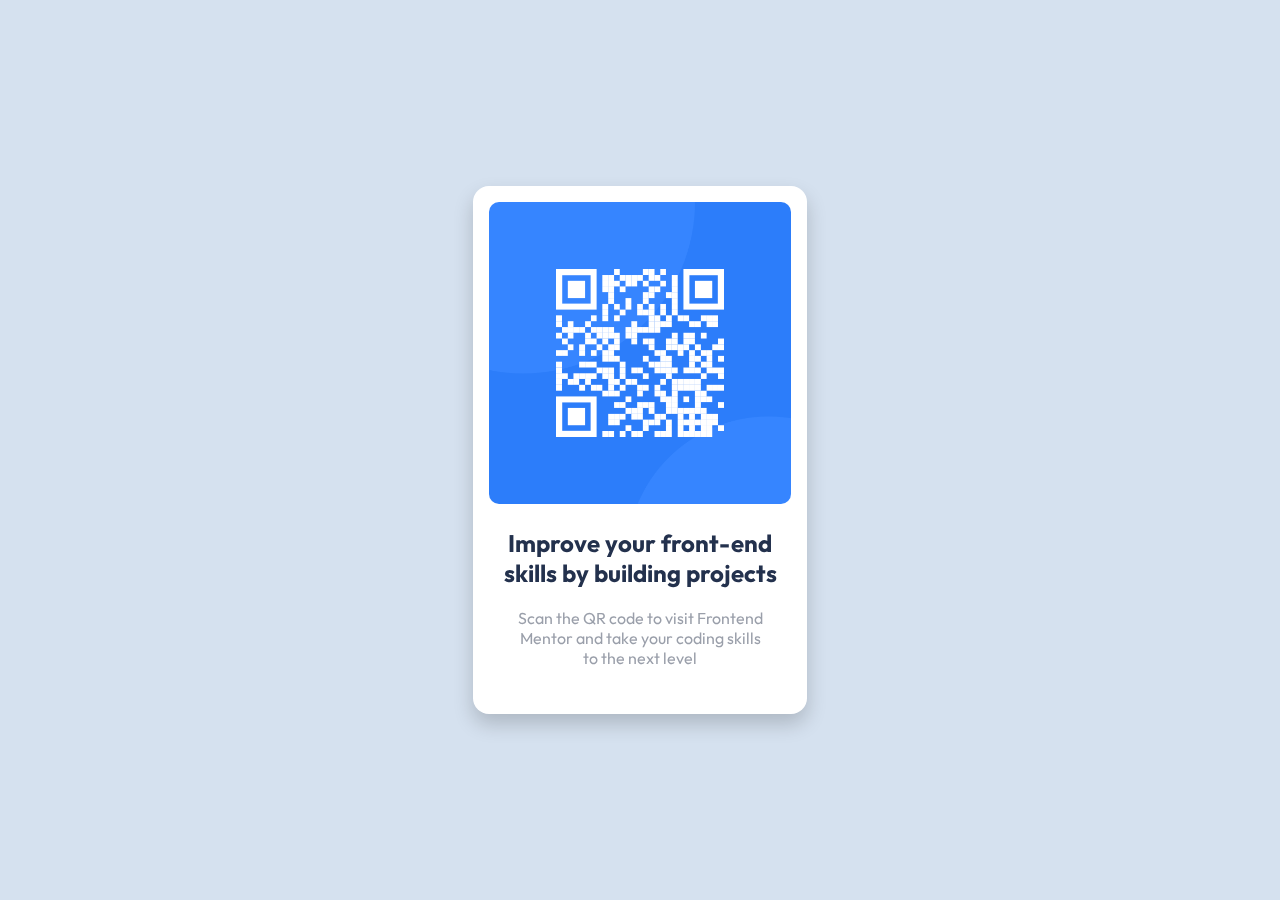
<file: 01_qr-code-card/index.html>
<!DOCTYPE html>
<html lang="en">
<head>
    <meta charset="UTF-8">
    <meta name="viewport" content="width=device-width, initial-scale=1.0">
    <title>QR Code</title>
    <link rel="stylesheet" href="style.css">
    <link rel="shortcut icon" href="./images/favicon.png" type="image/x-icon">
</head>
<body>
    <div class="card">
        <img src="./images/image-qr-code.png" alt="qr-code">
        <h2>Improve your front-end skills by building projects</h2>
        <p>Scan the QR code to visit Frontend Mentor and take your coding skills to the next level</p>
    </div>
</body>
</html>
</file>
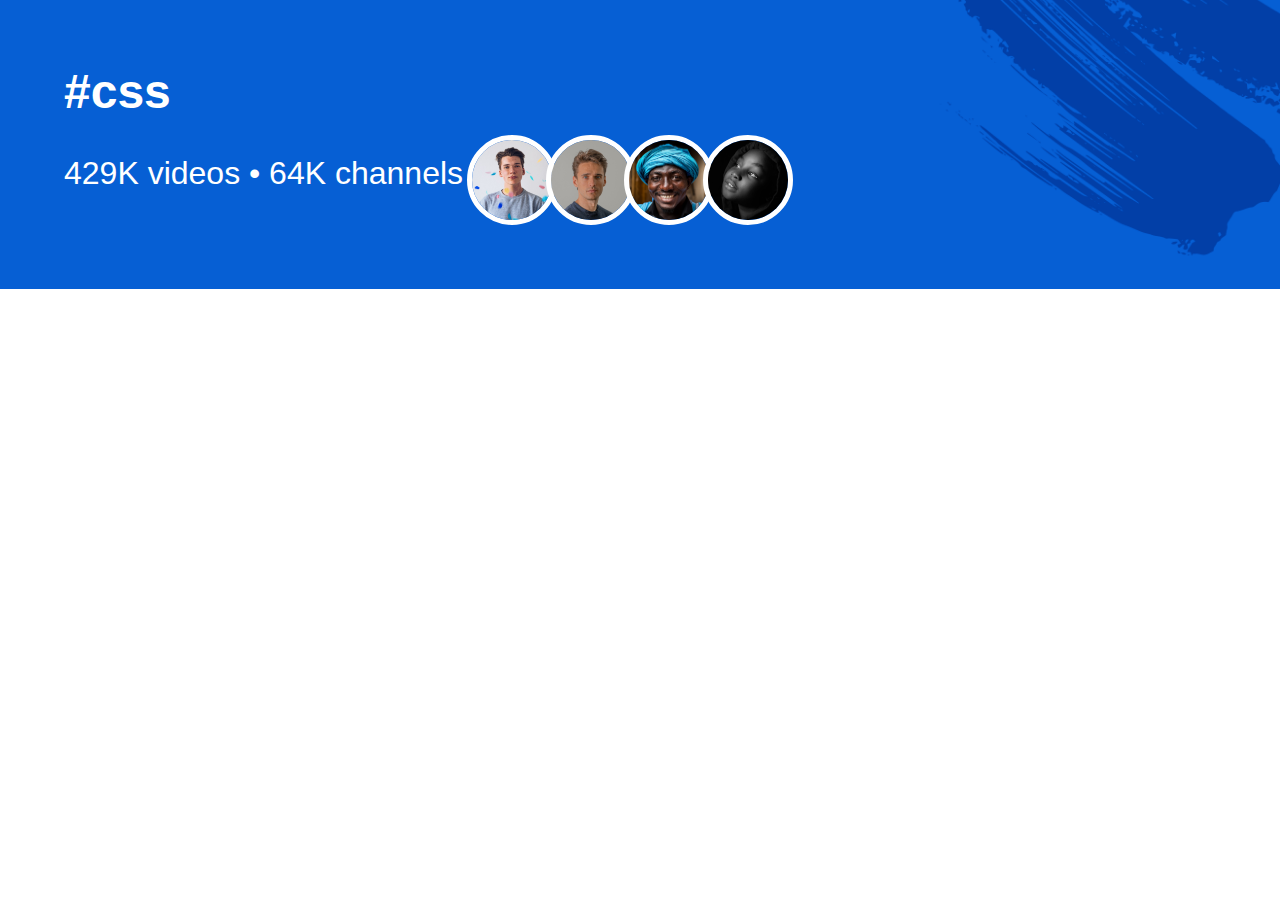
<file: 03_youtube-hashtag-header/index.html>
<!DOCTYPE html>
<html lang="en">
<head>
    <meta charset="UTF-8">
    <meta name="viewport" content="width=device-width, initial-scale=1.0">
    <title>Youtube Hashtag Header</title>
    <link rel="stylesheet" href="style.css">
</head>
<body>
    <div class="hashtag-header">
        <h1>#css</h1>
        <span>429K videos • 64K channels</span>
        <img src="./images/person-4.jpg">
        <img src="./images/person-5.jpg">
        <img src="./images/person-6.jpg">
        <img src="./images/person-7.jpg">
    </div>
</body>
</html>
</file>
<file: 01_qr-code-card/style.css>
@import url('https://fonts.googleapis.com/css2?family=Outfit:wght@100..900&display=swap');

body {
    background-color: #D5E1EF;
    min-height: 100vh;
    margin: 0;
    font-family: Outfit;
    text-align: center;
}

.card {
    height: 470px;
    max-width: 302px;
    background-color: white;
    box-shadow: 0px 10px 20px 0px rgba(0, 0, 0, 0.186);
    /* position: absolute;
    top: 50%;
    left: 50%;
    transform: translate(-50%, -50%); */
    position: fixed;
    inset: 0;
    margin: auto;
    border-radius: 16px;
    padding: 1rem;
    padding-bottom: 2.6rem;
}

.card img {
    width: 100%;
    border-radius: 10px;
}

.card h2 {
    font-weight: 700;
    color: rgb(35,49,77);
}

.card p {
    padding-inline: 1.5rem;
    color: rgb(154,159,170);
}
</file>
<file: 03_youtube-hashtag-header/style.css>
body {
    font-family: sans-serif;
    margin: 0;
}

.hashtag-header {
    background-color: rgb(6,95,212);
    padding: 4rem;
    background-image: url(./images/background.png);
    background-size: 350px;
    background-position: 100% 55%;
    background-repeat: no-repeat;
    color: white;
}

.hashtag-header h1 {
    font-size: 3rem;
    margin: 0;
    margin-bottom: 1rem;
}

.hashtag-header span {
    font-size: 2rem;
}

.hashtag-header img {
    vertical-align: middle;
    width: 5rem;
    height: 5rem;
    border-radius: 100%;
    border: 5px solid white;
}

img + img {   /* Adjacent Sibling Selector */
    margin-left: -1rem;
}
</file>
